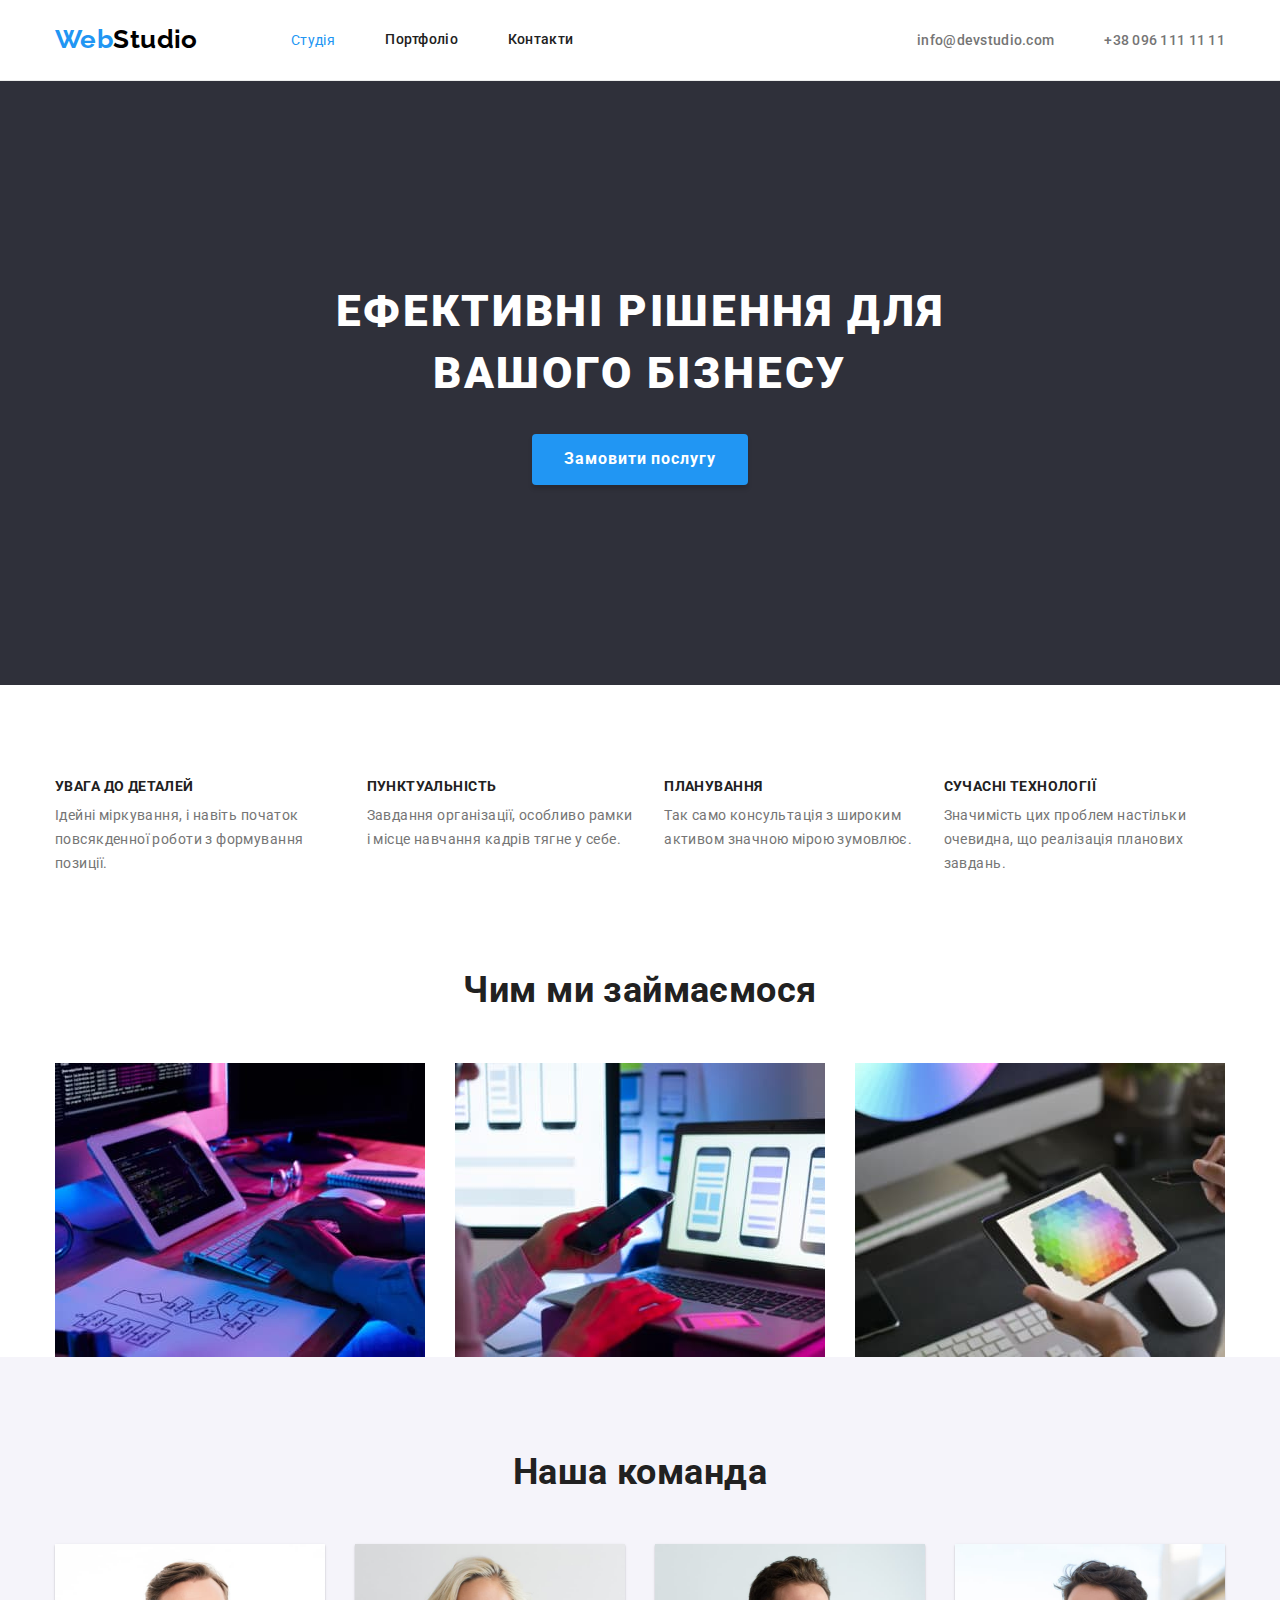
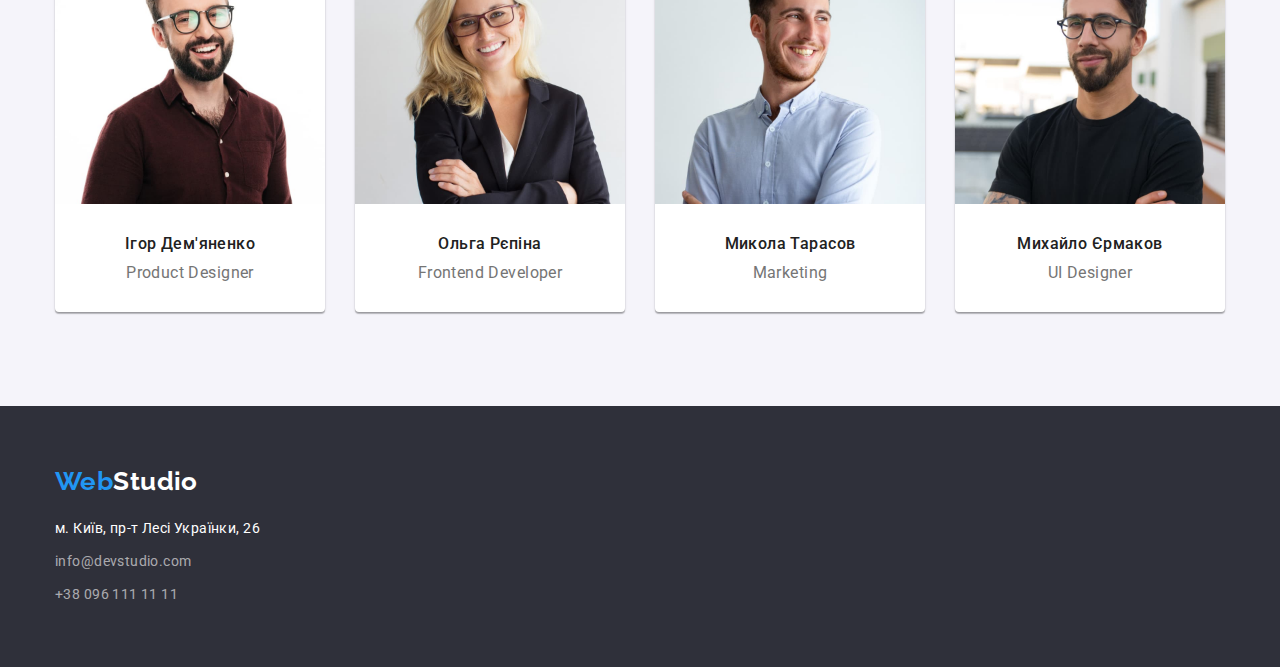
<file: index.html>
<!DOCTYPE html>
<html lang="uk">

<head>
    <meta charset="UTF-8" />
    <meta http-equiv="X-UA-Compatible" content="IE=edge" />
    <meta name="viewport" content="width=device-width, initial-scale=1.0" />
    <title>Document</title>
    <link rel="preconnect" href="https://fonts.googleapis.com" />
    <link rel="preconnect" href="https://fonts.gstatic.com" crossorigin />
    <link
        href="https://fonts.googleapis.com/css2?family=Raleway:wght@700&family=Roboto:wght@400;500;700;900&display=swap"
        rel="stylesheet" />
    <link rel="stylesheet"
        href="https://cdnjs.cloudflare.com/ajax/libs/modern-normalize/1.1.0/modern-normalize.min.css" />
    <link rel="stylesheet" href="./css/styles.css" />
</head>

<body>
    <!-- Шапка сторінки -->

    <header class="page-header">

        <!-- Навігація сторінки -->

        <div class="container">
            <nav class="site-nav">
                <a class="logo" href="./index.html"><span class="colortext">Web</span>Studio</a>

                <ul class="nav-list list">
                    <li class="item"><a a class="link-current link" href="./index.html">Студія</a></li>
                    <li class="item"><a a class="header-link link" href="./potfolio.html">Портфоліо</a></li>
                    <li class="item"><a a class="header-link link" href="">Контакти</a></li>
                </ul>
            </nav>
            <ul class="site-list list">
                <li class="item">
                    <a a class="link-mail-header link" href="mailto:info@devstudio.com">info@devstudio.com</a>
                </li>
                <li class="item"><a a class="link-phone link" href="tel:+380961111111">+38 096 111 11 11</a></li>
            </ul>
        </div>
    </header>

    <!--Герой сторінки-->
    <main>

        <section class="hero">
            <div class="container">
                <h1 class="page-title">Ефективні рішення для вашого бізнесу</h1>
                <button class="main-button" type="button">Замовити послугу</button>
            </div>
        </section>


        <!-- Унікальний контент сторінки -->

        <section class="section">
            <div class="container">
                <h2 class="visually-hidden">Особливості</h2>
                <ul class="properties-list list">
                    <li class="item">
                        <h3 class="properties-title">Увага до деталей</h3>
                        <p class="properties-text">
                            Ідейні міркування, і навіть початок повсякденної роботи з формування позиції.
                        </p>
                    </li>
                    <li class="item">
                        <h3 class="properties-title">Пунктуальність</h3>
                        <p class="properties-text">
                            Завдання організації, особливо рамки і місце навчання кадрів тягне у себе.
                        </p>
                    </li>
                    <li class="item">
                        <h3 class="properties-title">Планування</h3>
                        <p class="properties-text">
                            Так само консультація з широким активом значною мірою зумовлює.
                        </p>
                    </li>
                    <li class="item">
                        <h3 class="properties-title">Сучасні технології</h3>
                        <p class="properties-text">
                            Значимість цих проблем настільки очевидна, що реалізація планових завдань.
                        </p>
                    </li>
                </ul>
            </div>
        </section>

        <!--Зображення-->
        <section class="section-images">
            <div class="container">
                <h2 class="section-title">Чим ми займаємося</h2>
                <ul class="image-list list">
                    <li class="item">
                        <img src="./images/box1.jpg" alt="Програмування" width="370" />
                    </li>
                    <li class="item">
                        <img src="./images/box2.jpg" alt="Розбір додатку" width="370" />
                    </li>
                    <li class="item">
                        <img src="./images/box3.jpg" alt="Розвиток технологій" width="370" />
                    </li>
                </ul>
            </div>
        </section>

        <section class="our-team section">
            <div class="container">
                <h2 class="section-title">Наша команда</h2>
                <ul class="workers-list list">
                    <li class="item-workers">
                        <img src="./images/img1.jpg" alt="Фото працівника1" width="270" />
                        <div class="workers">
                            <h3 class="title-text">Ігор Дем'яненко</h3>
                            <p class="section-text">Product Designer</p>
                        </div>
                    </li>
                    <li class="item-workers">
                        <img src="./images/img2.jpg" alt="Фото працівника2" width="270" />
                        <div class="workers">
                            <h3 class="title-text">Ольга Рєпіна</h3>
                            <p class="section-text">Frontend Developer</p>
                        </div>
                    </li>
                    <li class="item-workers">
                        <img src="./images/img3.jpg" alt="Фото працівника3" width="270" />
                        <div class="workers">
                            <h3 class="title-text">Микола Тарасов</h3>
                            <p class="section-text">Marketing</p>
                        </div>
                    </li>
                    <li class="item-workers">
                        <img src="./images/img4.jpg" alt="Фото працівника4" width="270" />
                        <div class="workers">
                            <h3 class="title-text">Михайло Єрмаков</h3>
                            <p class="section-text">UI Designer</p>
                        </div>
                    </li>
                </ul>
            </div>
        </section>
    </main>

    <!-- Підвал сторінки -->
    <footer class="footer">

        <div class="container">
            <a class="logo-footer" href="./index.html"><span class="colortext">Web</span>Studio</a>
            <address class="footer-address">
                <ul class="list-footer list">
                    <li class="item">
                        <a class="link-address" href="https://goo.gl/maps/URMM1kWDQXA9ZW2b9" target="_blank"
                            rel="noreferrer noopener">м.
                            Київ, пр-т Лесі Українки, 26</a>
                    </li>
                    <li class="item">
                        <a class="link-mail" href="mailto:info@devstudio.com">info@devstudio.com</a>
                    </li>
                    <li class="item"><a class="link-number" href="tel:+380961111111">+38 096 111 11 11</a>
                    </li>
                </ul>
            </address>
        </div>

    </footer>

</body>

</html>
</file>
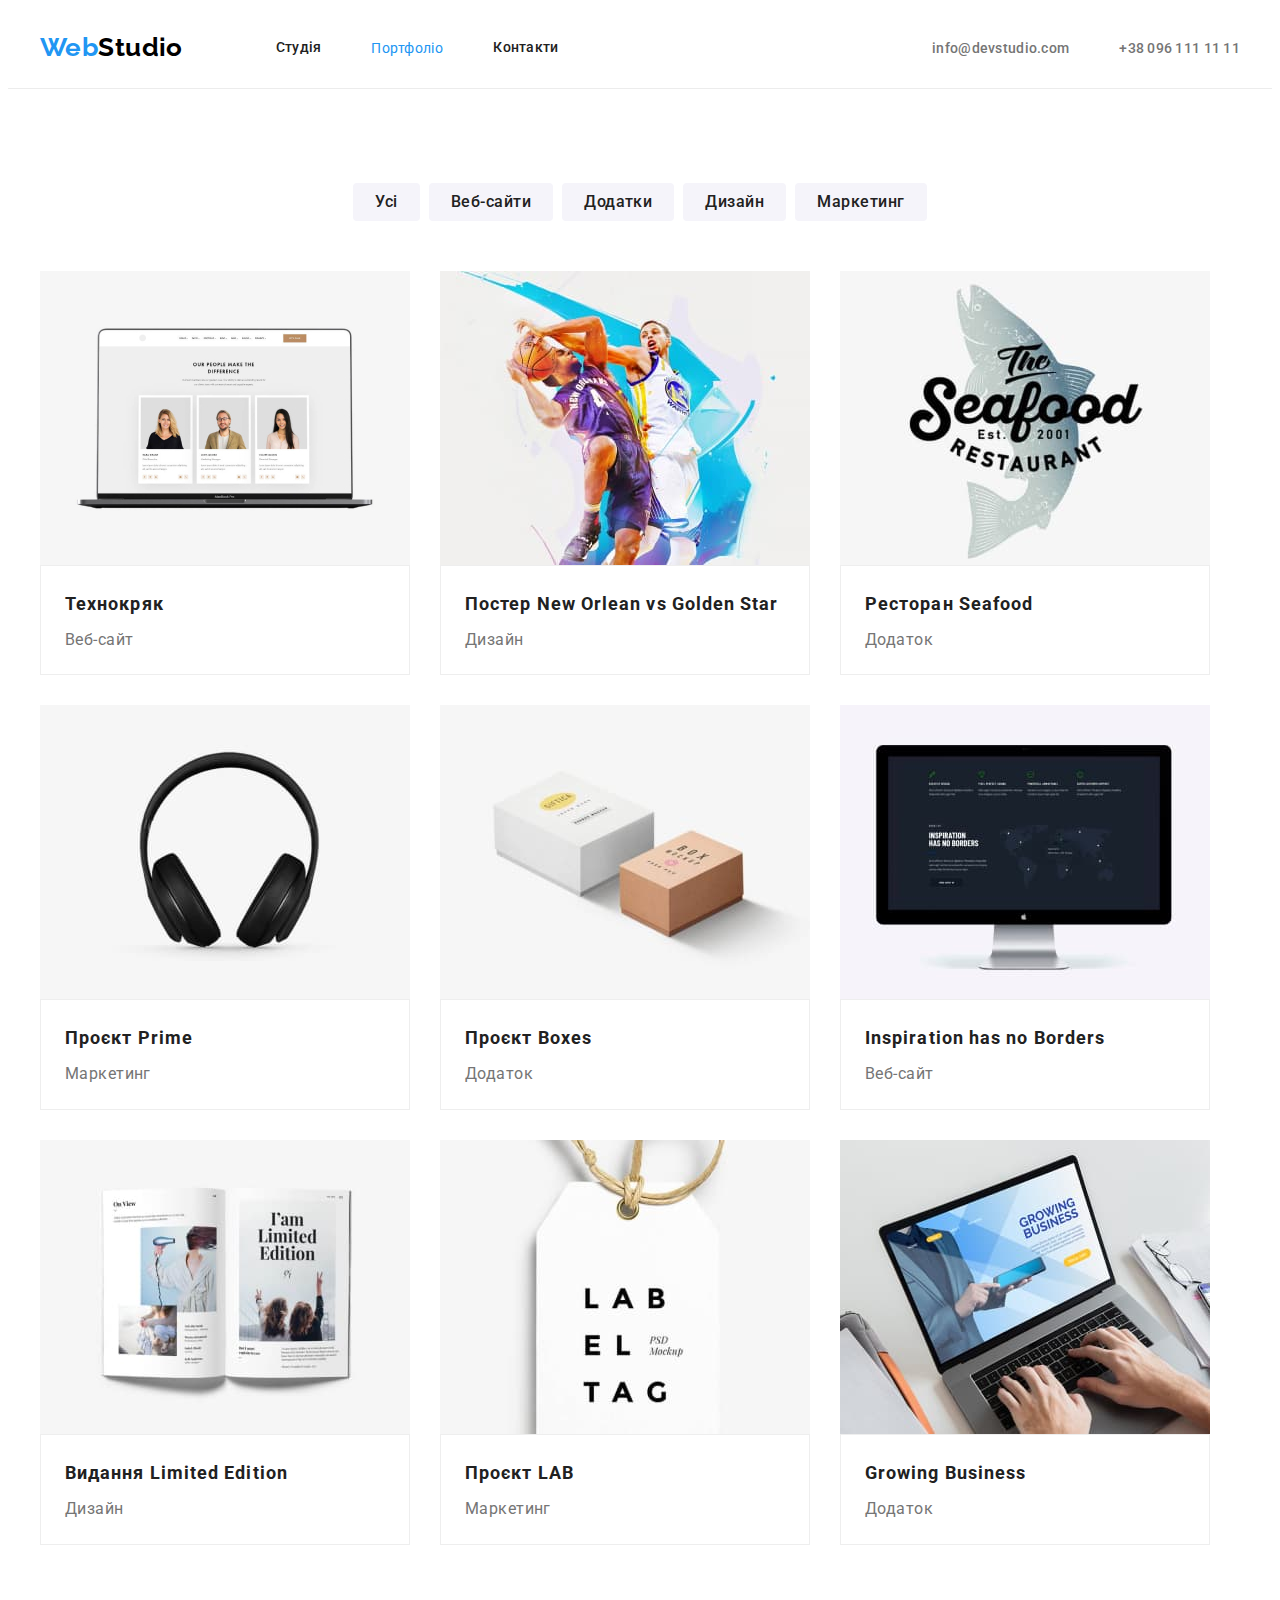
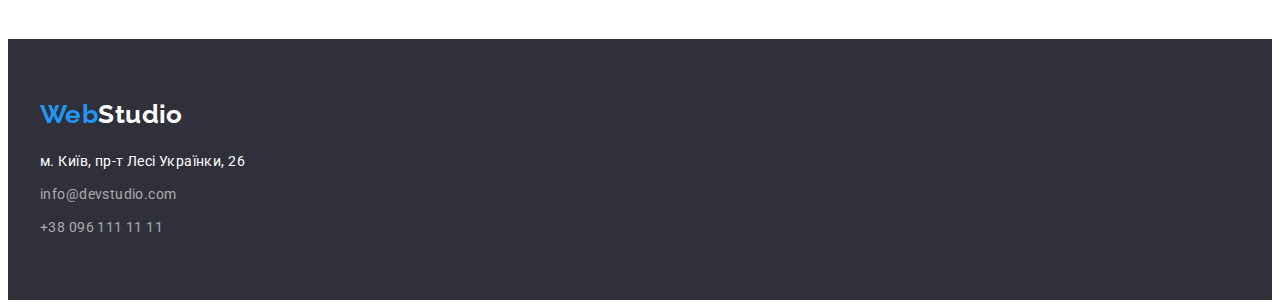
<file: potfolio.html>
<!DOCTYPE html>
<html lang="uk">

<head>
    <meta charset="UTF-8" />
    <meta http-equiv="X-UA-Compatible" content="IE=edge" />
    <meta name="viewport" content="width=device-width, initial-scale=1.0" />
    <title>Document</title>
    <link rel="preconnect" href="https://fonts.googleapis.com" />
    <link rel="preconnect" href="https://fonts.gstatic.com" crossorigin />
    <link
        href="https://fonts.googleapis.com/css2?family=Raleway:wght@700&family=Roboto:wght@400;500;700;900&display=swap"
        rel="stylesheet" />
    <link rel="stylesheet" href="https://cdnjs.cloudflare.com/ajax/libs/modern-normalize/1.1.0/modern-normalize.min.css"
        integrity="sha512-wpPYUAdjBVSE4KJnH1VR1HeZfpl1ub8YT/NKx4PuQ5NmX2tKuGu6U/JRp5y+Y8XG2tV+wKQpNHVUX03MfMFn9Q=="
        crossorigin="anonymous" referrerpolicy="no-referrer" />
    <link rel="stylesheet" href="./css/styles.css" />
</head>

<body>
    <!-- Шапка сторінки -->

    <header class="page-header">
        <!-- Навігація сторінки -->
        <div class="container">
            <nav class="site-nav">
                <a class="logo" href="./index.html"><span class="colortext">Web</span>Studio</a>

                <ul class="nav-list list">
                    <li class="item"><a class="header-link link" href="./index.html">Студія</a></li>
                    <li class="item"><a class="link-current link" href="./portfolio.html">Портфоліо</a></li>
                    <li class="item"><a class="header-link link" href="">Контакти</a></li>
                </ul>
            </nav>

            <ul class="site-list list">
                <li class="item"><a class="link-mail-header link"
                        href="mailto:info@devstudio.com">info@devstudio.com</a></li>
                <li class="item"><a class="link-phone link" href="tel:+380961111111">+38 096 111 11 11</a></li>
            </ul>
        </div>
    </header>

    <!-- Унікальний контент сторінки -->
    <main>
        <section class="section">
            <div class="container">
                <h1 class="visually-hidden">Фільтр</h1>
                <ul class="button-list list">
                    <li class="item"><button class="portfolio-btn" type="button">Усі</button></li>
                    <li class="item"><button class="portfolio-btn" type="button">Веб-сайти</button></li>
                    <li class="item"><button class="portfolio-btn" type="button">Додатки</button></li>
                    <li class="item"><button class="portfolio-btn" type="button">Дизайн</button></li>
                    <li class="item"><button class="portfolio-btn" type="button">Маркетинг</button></li>
                </ul>



                <ul class="projects-list list">
                    <li class="item-cards">
                        <img src="./images/prj1.jpg" alt="Проєкт1" width="370" />
                        <div class="cards">
                            <h2 class="title">Технокряк</h2>
                            <p class="text">Веб-сайт</p>
                        </div>
                    </li>
                    <li class="item-cards">
                        <img src="./images/prj2.jpg" alt="Проєкт2" width="370" />
                        <div class="cards">
                            <h2 class="title">Постер New Orlean vs Golden Star</h2>
                            <p class="text">Дизайн</p>
                        </div>
                    </li>
                    <li class="item-cards">
                        <img src="./images/prj3.jpg" alt="Проєкт3" width="370" />
                        <div class="cards">
                            <h2 class="title">Ресторан Seafood</h2>
                            <p class="text">Додаток</p>
                        </div>

                    </li>
                    <li class="item-cards">
                        <img src="./images/prj4.jpg" alt="Проєкт4" width="370" />
                        <div class="cards">
                            <h2 class="title">Проєкт Prime</h2>
                            <p class="text">Маркетинг</p>
                        </div>
                    </li>
                    <li class="item-cards">
                        <img src="./images/prj5.jpg" alt="Проєкт5" width="370" />
                        <div class="cards">
                            <h2 class="title">Проєкт Boxes</h2>
                            <p class="text">Додаток</p>
                        </div>
                    </li>
                    <li class="item-cards">
                        <img src="./images/prj6.jpg" alt="Проєкт6" width="370" />
                        <div class="cards">
                            <h2 class="title">Inspiration has no Borders</h2>
                            <p class="text">Веб-сайт</p>
                        </div>
                    </li>
                    <li class="item-cards">
                        <img src="./images/prj7.jpg" alt="Проєкт7" width="370" />
                        <div class="cards">
                            <h2 class="title">Видання Limited Edition</h2>
                            <p class="text">Дизайн</p>
                        </div>
                    </li>
                    <li class="item-cards">
                        <img src="./images/prj8.jpg" alt="Проєкт8" width="370" />
                        <div class="cards">
                            <h2 class="title">Проєкт LAB</h2>
                            <p class="text">Маркетинг</p>
                        </div>
                    </li>
                    <li class="item-cards">
                        <img src="./images/prj9.jpg" alt="Проєкт9" width="370" />
                        <div class="cards">
                            <h2 class="title">Growing Business</h2>
                            <p class="text">Додаток</p>
                        </div>
                    </li>
                </ul>
            </div>
        </section>
    </main>

    <!-- Підвал сторінки -->
    <footer class="footer">

        <div class="container">
            <a class="logo-footer" href="./index.html"><span class="colortext">Web</span>Studio</a>
            <address class="footer-address">
                <ul class="list-footer list">
                    <li class="item">
                        <a class="link-address" href="https://goo.gl/maps/URMM1kWDQXA9ZW2b9" target="_blank"
                            rel="noreferrer noopener">м.
                            Київ, пр-т Лесі Українки, 26</a>
                    </li>
                    <li class="item"><a class="link-mail" href="mailto:info@devstudio.com">info@devstudio.com</a></li>
                    <li class="item"><a class="link-number" href="tel:+380961111111">+38 096 111 11 11</a></li>
                </ul>
            </address>
        </div>

    </footer>

</body>

</html>
</file>
<file: css/styles.css>
:root {
    --primary-text-color: #212121;
    --secondary-text-color: #757575;
    --tertiary-text-color: #ffffff;
    --address-color: rgba(255, 255, 255, 0.6);
    --accent-color: #2196f3;
    --logo-color: #000000;
    --page-header-bc: #ececec;
    --body-bc: #f5f5f5;
    --body-text-color: #212121;
    --page-title-bc: #2f303a;
    --footer-bc: #2f303a;
    --button-bc: #f5f4fa;
}

body {
    font-family: 'Roboto', 'Raleway', sans-serif;
    background-color: var(--tertiary-text-color);
    color: var(--body-text-color);
    font-size: 14px;
    letter-spacing: 0.03em;
}

h1,
h2,
h3,
p {
    margin: 0;
}

img {
    display: block;
    max-width: 100%;
    height: auto;
}

button {
    display: block;
    cursor: pointer;
    border: none;
    border-radius: 4px;
}

.list {
    list-style: none;
    padding-left: 0;
    margin: 0;
}

.link {
    text-decoration: none;
}

.visually-hidden {
    position: absolute;
    width: 1px;
    height: 1px;
    margin: -1px;
    border: 0;
    padding: 0;

    white-space: nowrap;
    clip-path: inset(100%);
    clip: rect(0 0 0 0);
    overflow: hidden;
}

.section {
    padding-top: 94px;
    padding-bottom: 94px;
}

.section-images {
    padding-top: 0;
}

.page-header {

    border-bottom-width: 1px;
    border-bottom-color: var(--page-header-bc);
    border-bottom-style: solid;

}

.page-header .container {
    display: flex;
    align-items: center;
}

/* Header */

.container {
    width: 1200px;
    margin-left: auto;
    margin-right: auto;
    padding-left: 15px;
    padding-right: 15px;
}

.site-nav {
    display: flex;
    align-items: center;
}


.logo {
    font-family: 'Raleway';
    font-style: normal;
    font-weight: 700;
    font-size: 26px;
    line-height: 1.2;
    color: var(--logo-color);
    text-decoration: none;
}

.colortext {
    font-family: 'Raleway';
    font-style: normal;
    font-weight: 700;
    font-size: 26px;
    line-height: 1.2;
    color: var(--accent-color);
}

.logo-footer {
    font-family: 'Raleway';
    font-style: normal;
    font-weight: 700;
    font-size: 26px;
    line-height: 1.2;
    color: var(--tertiary-text-color);
    text-decoration: none;
}

/* Navigation */

.nav-list {
    display: flex;
    align-items: center;
    list-style: none;
    margin-left: 93px;



}

.nav-list .item+.item {
    margin-left: 50px;

}

.header-link {
    display: block;
    padding-top: 32px;
    padding-bottom: 32px;
    font-weight: 500;
    line-height: 1.1;
    letter-spacing: 0.02em;
    color: var(--primary-text-color);

}

.link:hover,
.link:focus {
    color: var(--accent-color);
}

.link-current {
    display: block;
    align-items: center;
    padding-top: 32px;
    padding-bottom: 32px;
    color: var(--accent-color);
}

.site-list {
    display: flex;
    align-items: center;
    margin-left: auto;
}

.site-list .item+.item {
    margin-left: 50px;
}

.link-mail-header {

    font-weight: 500;
    line-height: 1.1;
    letter-spacing: 0.02em;
    color: var(--secondary-text-color);
}

.link-mail-header:hover,
.link-mail-header:focus {
    color: var(--accent-color);
}

.link-phone {

    font-weight: 500;
    line-height: 1.1;
    letter-spacing: 0.02em;
    color: var(--secondary-text-color);
}

.link-phone:hover,
.link-phone:focus {
    color: var(--accent-color);
}

/* Hero */
.hero {
    background-color: var(--page-title-bc);
    padding: 200px 0;
}

.page-title {
    margin-right: auto;
    margin-left: auto;
    width: 696px;
    font-weight: 900;
    font-size: 44px;
    line-height: 1.4;
    text-align: center;
    letter-spacing: 0.06em;
    text-transform: uppercase;
    color: var(--tertiary-text-color);
}

.main-button {
    margin-left: auto;
    margin-right: auto;
    margin-top: 30px;
    margin-bottom: auto;
    font-family: inherit;
    background-color: var(--accent-color);
    box-shadow: 0px 4px 4px rgba(0, 0, 0, 0.15);
    font-weight: 700;
    font-size: 16px;
    line-height: 1.9;
    letter-spacing: 0.06em;
    color: var(--tertiary-text-color);
    padding: 10px 32px;
}

.main-button:hover,
.main-button:focus {
    background-color: #188ce8;
    box-shadow: 0px 4px 4px rgba(0, 0, 0, 0.15);
}

/* main content */

.properties-list {
    display: flex;
}

.properties-list .item+.item {
    margin-left: 30px;
}

.properties-title {
    font-size: 14px;
    font-weight: 700;
    line-height: 1.1;
    text-transform: uppercase;
    color: var(--primary-text-color);
}

.properties-text {
    margin-top: 10px;
    line-height: 1.7;
    color: var(--secondary-text-color);
}



.section-title {
    margin-bottom: 50px;
    font-weight: 700;
    font-size: 36px;
    line-height: 1.2;
    text-align: center;
    color: var(--primary-text-color);
}

.image-list {
    display: flex;
    align-items: center;
}

.image-list .item+.item {
    margin-left: 30px;
}

.our-team {
    background-color: #f5f4fa;
}

.workers-list {
    display: flex;
}

.workers-list .item-workers+.item-workers {
    margin-left: 30px;

}

.item-workers {
    background: var(--tertiary-text-color);
    box-shadow: 0px 1px 3px rgba(0, 0, 0, 0.12), 0px 1px 1px rgba(0, 0, 0, 0.14), 0px 2px 1px rgba(0, 0, 0, 0.2);
    border-radius: 0px 0px 4px 4px;
}

.workers {
    padding: 30px 0;
}

.title-text {
    font-weight: 500;
    font-size: 16px;
    line-height: 1.2;
    text-align: center;
    color: var(--primary-text-color);
}

.section-text {
    margin-top: 10px;
    font-size: 16px;
    line-height: 1.2;
    text-align: center;
    color: var(--secondary-text-color);
}

/* footer */

.footer {
    padding-top: 60px;
    padding-bottom: 60px;
    background-color: var(--footer-bc);
}

.logo-footer {
    margin-top: 60px;
}

.footer-address {
    margin-top: 20px;
    font-style: normal;
}


.list-footer .item:nth-child(n + 2) {
    margin-top: 9px;
}

.link-address {
    font-weight: 400;
    line-height: 1.7;
    color: var(--tertiary-text-color);
    text-decoration: none;
}

.link-address:hover,
.link-address:focus {
    color: var(--accent-color);
}

.link-mail {
    font-weight: 400;
    line-height: 1.7;
    color: var(--address-color);
    text-decoration: none;
}

.link-mail:hover,
.link-mail:focus {
    color: var(--accent-color);
}

.link-number {
    font-style: normal;
    font-weight: 400;
    line-height: 1.7;
    color: var(--address-color);
    text-decoration: none;
}

.link-number:hover,
.link-number:focus {
    color: var(--accent-color);
}

.button-list {
    display: flex;
    justify-content: center;
}

.button-list .item+.item {
    margin-left: 9px;
}

.portfolio-btn {
    padding: 6px 22px;
    font-family: inherit;
    font-weight: 500;
    font-size: 16px;
    line-height: 1.6;
    text-align: center;
    color: var(--primary-text-color);
    background-color: var(--button-bc);
    letter-spacing: 0.03em;
}

.portfolio-btn:hover,
.portfolio-btn:focus {
    color: var(--logo-footer);
    background: var(--accent-color);
    box-shadow: 0px 3px 1px rgba(0, 0, 0, 0.1), 0px 1px 2px rgba(0, 0, 0, 0.08),
        0px 2px 2px rgba(0, 0, 0, 0.12);
}

.projects-list {
    display: flex;
    flex-wrap: wrap;
    margin-top: 50px;
    gap: 30px;

}

.cards {
    padding: 20px 24px;
    border: 1px solid #EEEEEE;
}

.title {
    font-weight: 700;
    font-size: 18px;
    line-height: 2;
    letter-spacing: 0.06em;
    color: var(--primary-text-color);
}

.text {
    margin-top: 4px;
    font-size: 16px;
    line-height: 1.8;
    color: var(--secondary-text-color);
}
</file>
